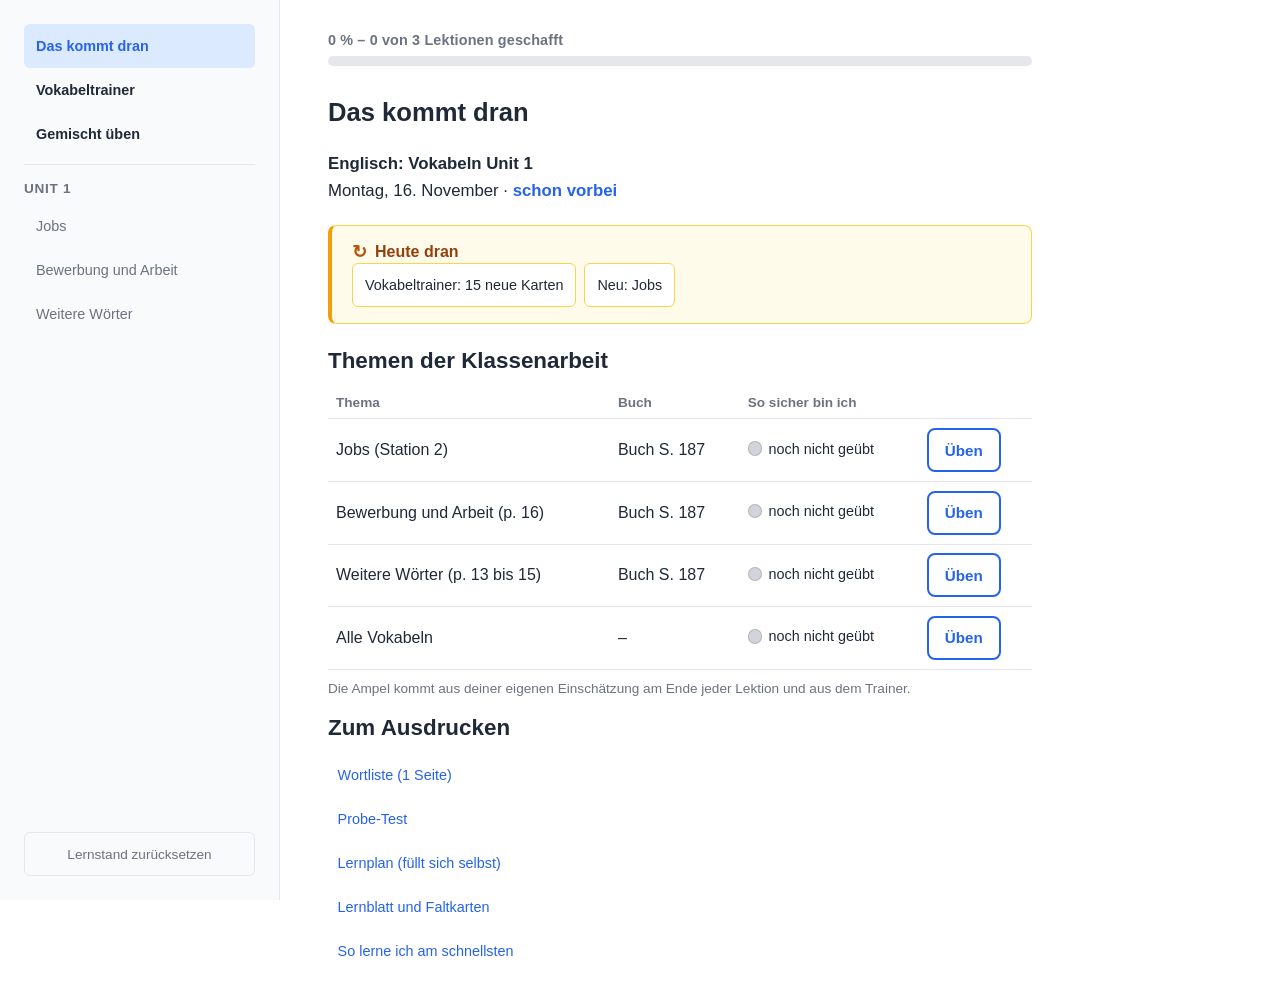
<file: index.html>
<!DOCTYPE html>
<html lang="de">
<head>
  <meta charset="UTF-8">
  <meta name="viewport" content="width=device-width, initial-scale=1.0">
  <title>Englisch: Vokabeln Unit 1</title>
  <link rel="stylesheet" href="css/style.css?v=3">
</head>
<body>
  <button class="menu-toggle" id="menu-toggle" aria-label="Menü">&#9776;</button>
  <aside id="sidebar">
    <div id="nav"></div>
    <button id="reset-progress">Lernstand zurücksetzen</button>
  </aside>
  <main id="content">
    <div id="progress-section">
      <div id="progress-label"></div>
      <div id="progress-bar-container"><div id="progress-bar"></div></div>
    </div>
    <div id="lesson-container"></div>
  </main>
  <script src="js/ka-daten.js?v=3"></script>
  <script src="js/progress.js?v=3"></script>
  <script src="js/exercises.js?v=3"></script>
  <script src="js/trainer.js?v=3"></script>
  <script src="js/renderer.js?v=3"></script>
  <script src="js/cards.js?v=3"></script>
  <script src="js/lessons-unit1.js?v=3"></script>
  <script src="js/app.js?v=3"></script>
</body>
</html>
</file>
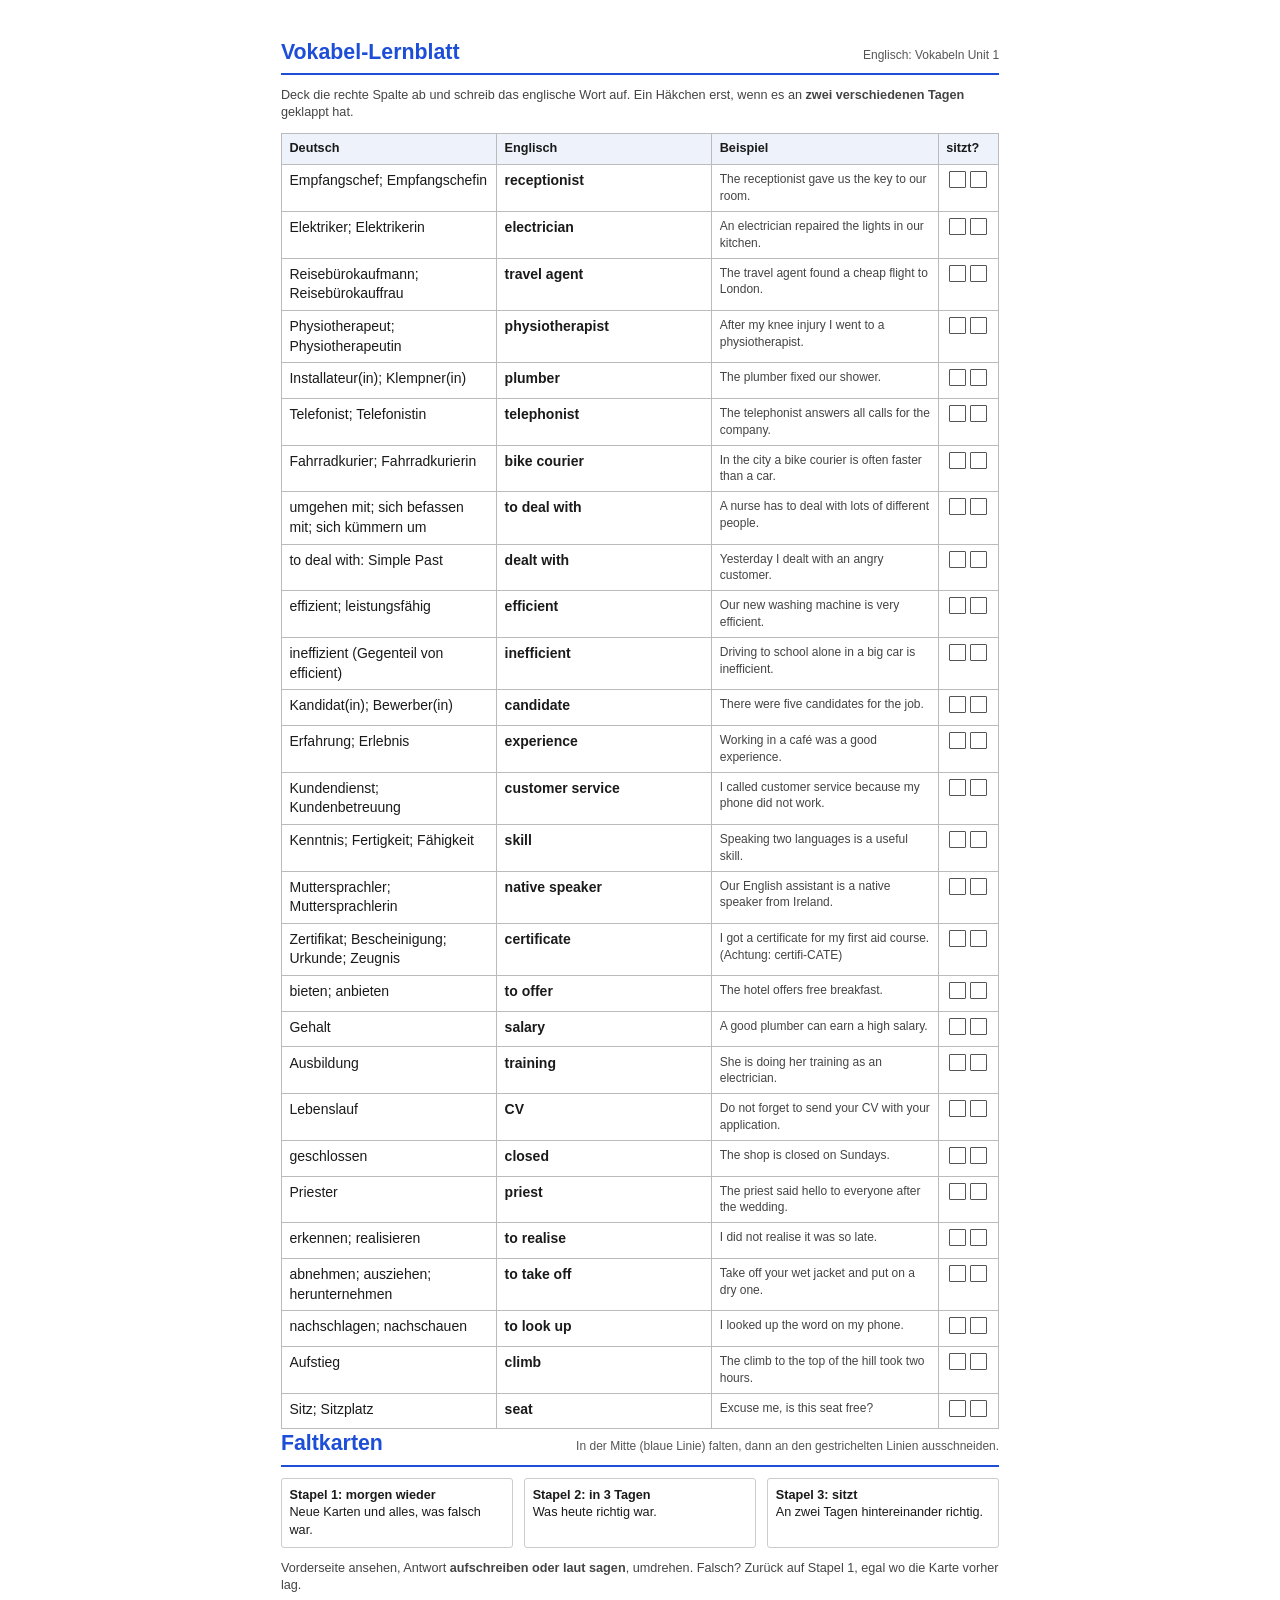
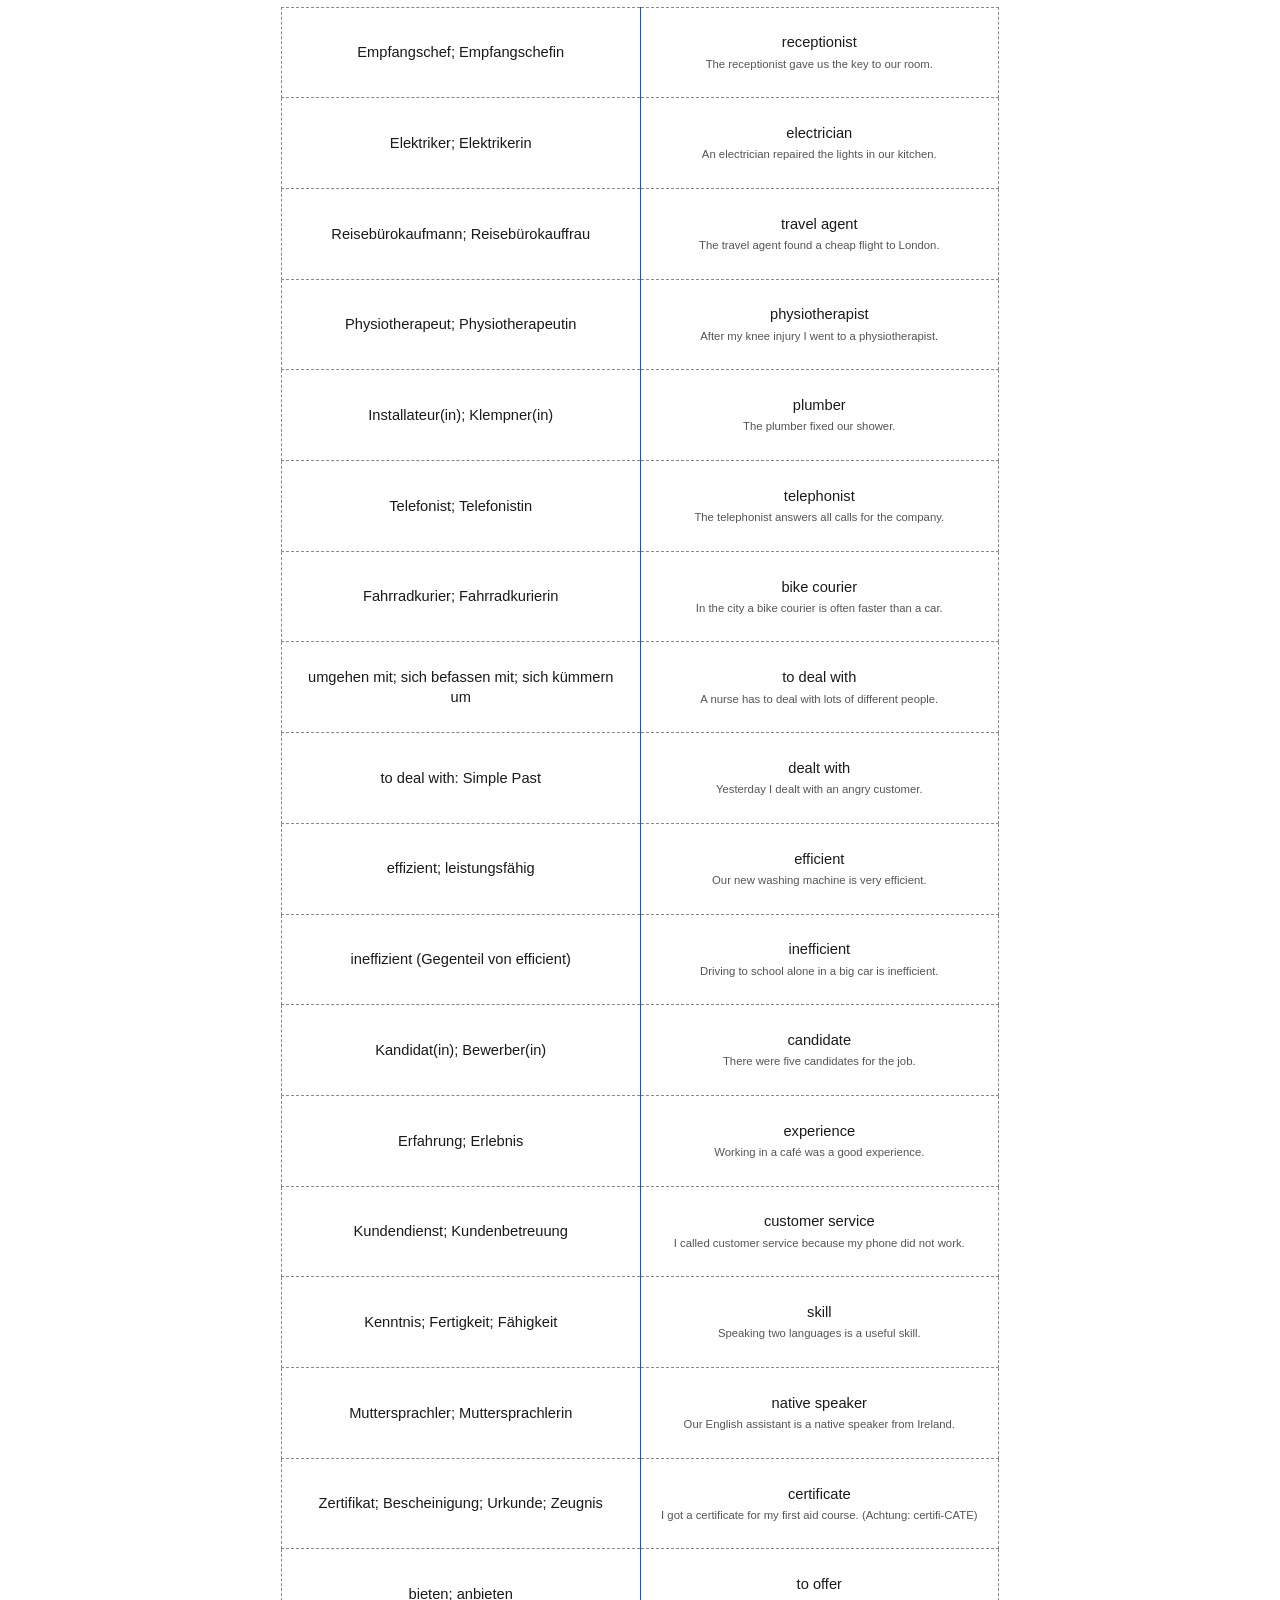
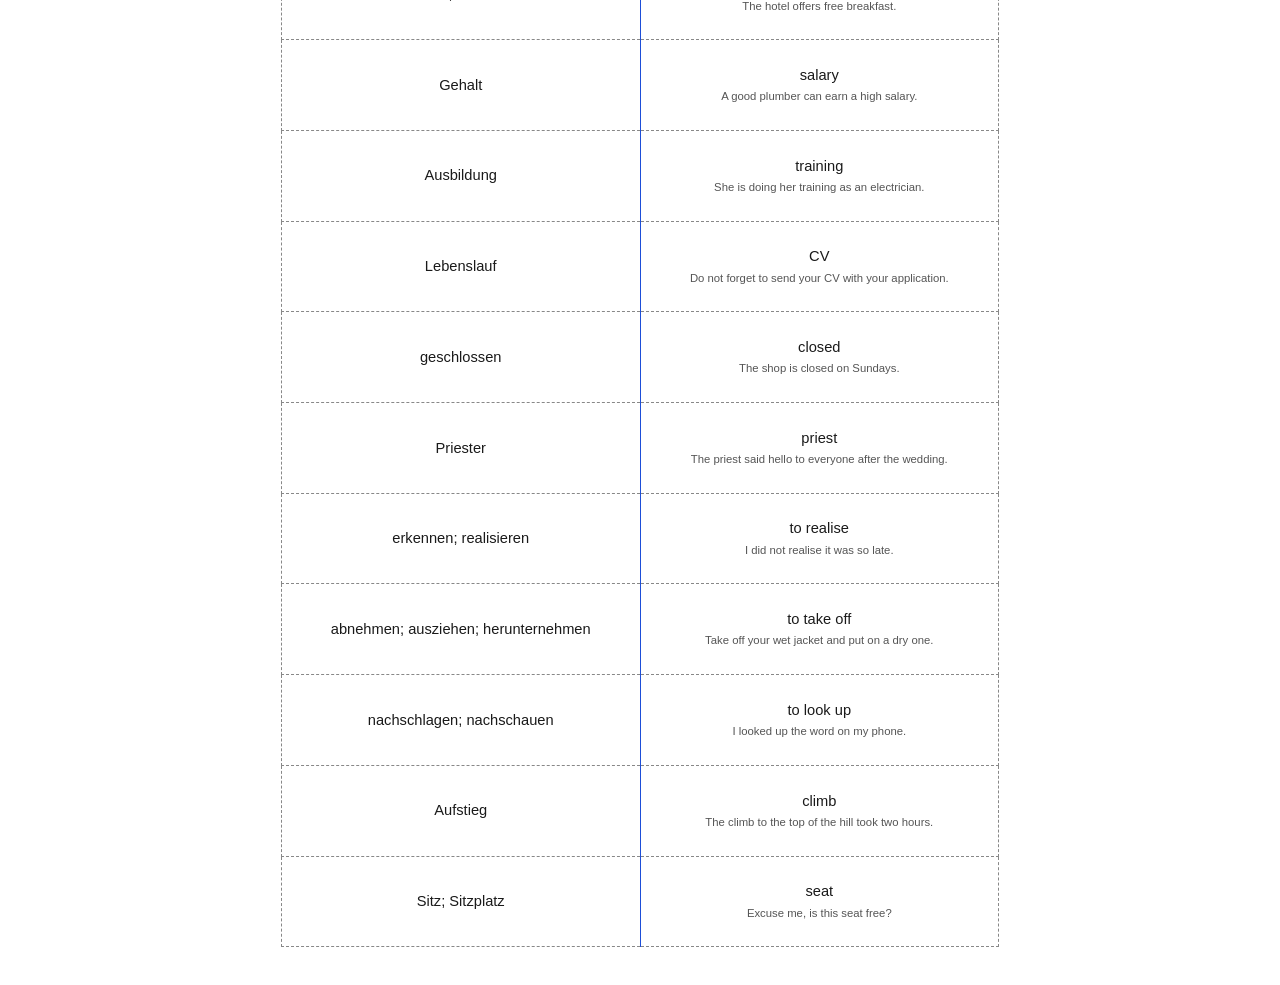
<file: pdf/karten.html>
<!DOCTYPE html>
<html lang="de">
<head>
<meta charset="UTF-8">
<meta name="viewport" content="width=device-width, initial-scale=1.0">
<title>Lernblatt und Faltkarten</title>
<link rel="stylesheet" href="druck.css">
<style>
  .lern td.v { font-weight: 600; width: 30%; }
  .lern td.d { width: 30%; }
  .lern td.b { font-size: 9pt; color: #444; }
  .lern td.c { width: 16mm; text-align: center; white-space: nowrap; }
  /* Faltkarten: links Vorderseite, rechts Rückseite. In der Mitte falten, dann ausschneiden. */
  .falt { width: 100%; border-collapse: collapse; }
  .falt td { width: 50%; height: 24mm; border: 0.8px dashed #888; text-align: center; vertical-align: middle; font-size: 11pt; padding: 2mm 4mm; }
  .falt td.hinten { border-left: 1.5px solid #1d4ed8; }
  .falt td small { display: block; font-size: 8.5pt; color: #555; margin-top: 1mm; }
  .stapel { display: flex; gap: 3mm; margin: 2mm 0 3mm; }
  .stapel div { flex: 1; border: 1px solid #ccc; border-radius: 3px; padding: 2mm; font-size: 9.5pt; }
</style>
</head>
<body>
<!-- Füllt sich selbst aus js/cards.js. Nichts von Hand eintragen. -->
<div class="kopf"><h1 id="titel">Lernblatt</h1><div class="meta" id="meta"></div></div>
<p class="intro" id="intro"></p>
<table class="lern"><thead id="lern-kopf"></thead><tbody id="lern"></tbody></table>

<div class="seitenumbruch"></div>
<div class="kopf"><h1>Faltkarten</h1><div class="meta">In der Mitte (blaue Linie) falten, dann an den gestrichelten Linien ausschneiden.</div></div>
<div class="stapel">
  <div><strong>Stapel 1: morgen wieder</strong><br>Neue Karten und alles, was falsch war.</div>
  <div><strong>Stapel 2: in 3 Tagen</strong><br>Was heute richtig war.</div>
  <div><strong>Stapel 3: sitzt</strong><br>An zwei Tagen hintereinander richtig.</div>
</div>
<p class="intro">Vorderseite ansehen, Antwort <strong>aufschreiben oder laut sagen</strong>, umdrehen. Falsch? Zurück auf Stapel 1, egal wo die Karte vorher lag.</p>
<table class="falt"><tbody id="falt"></tbody></table>

<script src="../js/ka-daten.js"></script>
<script src="../js/cards.js"></script>
<script>
  const sprache = !!CARDS.speak;
  document.getElementById('titel').textContent = sprache ? 'Vokabel-Lernblatt' : 'Begriffe-Lernblatt';
  document.getElementById('meta').textContent = KA.title;
  document.getElementById('intro').innerHTML = sprache
    ? 'Deck die rechte Spalte ab und schreib das englische Wort auf. Ein Häkchen erst, wenn es an <strong>zwei verschiedenen Tagen</strong> geklappt hat.'
    : 'Deck die rechte Spalte ab und erklär den Begriff in eigenen Worten. Ein Häkchen erst, wenn es an <strong>zwei verschiedenen Tagen</strong> geklappt hat.';
  document.getElementById('lern-kopf').innerHTML = '<tr><th>' + (sprache ? 'Deutsch' : 'Frage') + '</th><th>' + (sprache ? 'Englisch' : 'Antwort') + '</th>'
    + (sprache ? '<th>Beispiel</th>' : '') + '<th>sitzt?</th></tr>';
  document.getElementById('lern').innerHTML = CARDS.items.map(it =>
    '<tr><td class="d">' + it.front + '</td><td class="v">' + it.back + '</td>'
    + (sprache ? '<td class="b">' + (it.example || '') + '</td>' : '')
    + '<td class="c"><span class="kaestchen"></span> <span class="kaestchen"></span></td></tr>'
  ).join('');
  document.getElementById('falt').innerHTML = CARDS.items.map(it =>
    '<tr><td>' + it.front + '</td><td class="hinten">' + it.back + (it.example ? '<small>' + it.example + '</small>' : '') + '</td></tr>'
  ).join('');
</script>
</body>
</html>
</file>
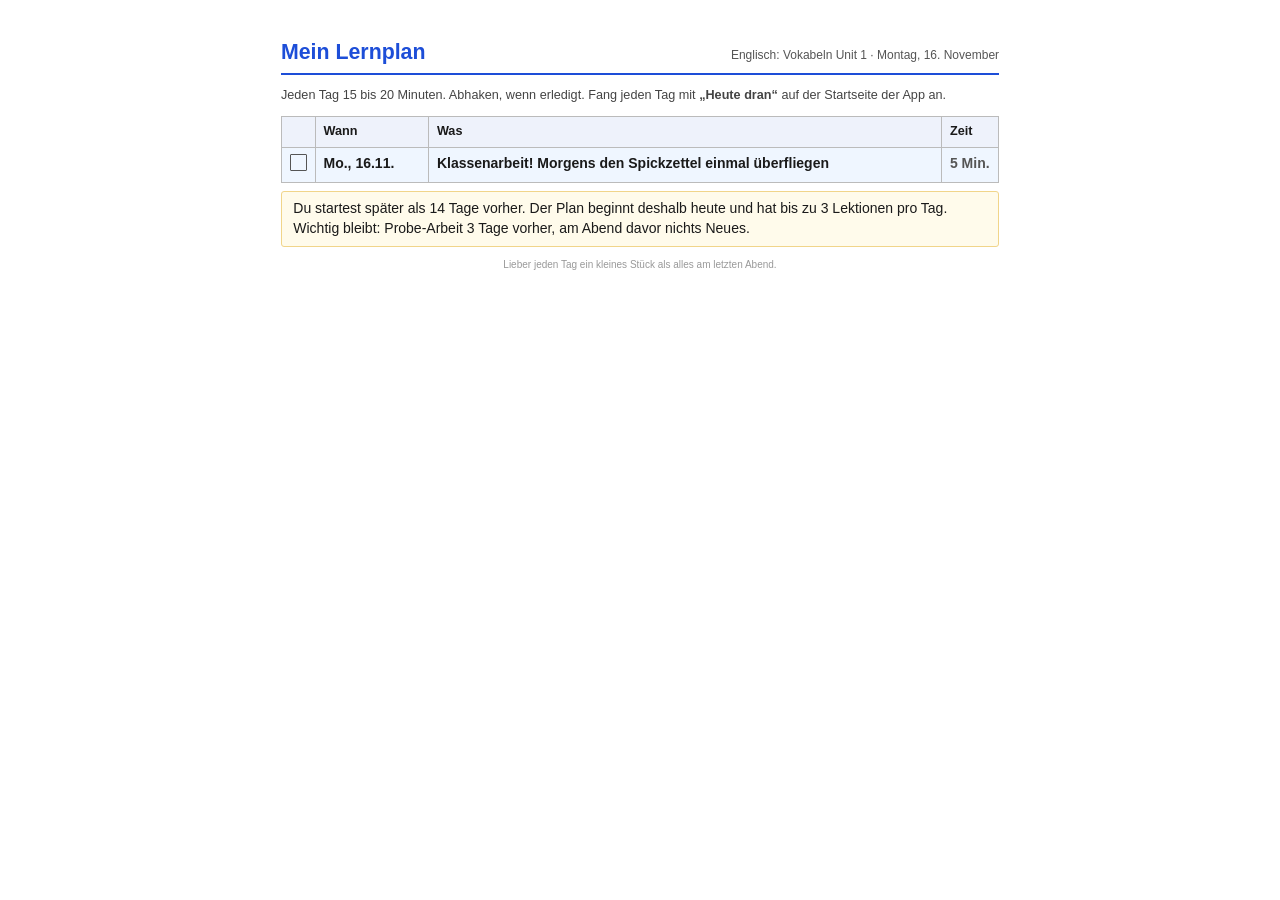
<file: pdf/lernplan.html>
<!DOCTYPE html>
<html lang="de">
<head>
<meta charset="UTF-8">
<meta name="viewport" content="width=device-width, initial-scale=1.0">
<title>Lernplan</title>
<link rel="stylesheet" href="druck.css">
<style>
  td.tag { white-space: nowrap; width: 30mm; font-weight: 600; }
  td.min { white-space: nowrap; width: 15mm; color: #555; }
  td.k { width: 9mm; text-align: center; }
  tr.ka td { background: #eff6ff; font-weight: 700; }
</style>
</head>
<body>
<!-- Füllt sich selbst aus js/ka-daten.js (KA-Datum, Themen, Lektionen). Nichts von Hand eintragen. -->
<div class="kopf"><h1>Mein Lernplan</h1><div class="meta" id="meta"></div></div>
<p class="intro">Jeden Tag 15 bis 20 Minuten. Abhaken, wenn erledigt. Fang jeden Tag mit <strong>„Heute dran“</strong> auf der Startseite der App an.</p>
<table>
  <thead><tr><th></th><th>Wann</th><th>Was</th><th>Zeit</th></tr></thead>
  <tbody id="plan"></tbody>
</table>
<div class="box box-tip" id="hinweis" style="display:none"></div>
<p class="fuss">Lieber jeden Tag ein kleines Stück als alles am letzten Abend.</p>

<script src="../js/ka-daten.js"></script>
<script>
  // Datum-Hilfen (YYYY-MM-DD, ohne Uhrzeit)
  function fmt(d) { return d.getFullYear() + '-' + String(d.getMonth() + 1).padStart(2, '0') + '-' + String(d.getDate()).padStart(2, '0'); }
  function add(s, n) { const d = new Date(s + 'T00:00:00'); d.setDate(d.getDate() + n); return fmt(d); }
  function lang(s) { return new Date(s + 'T00:00:00').toLocaleDateString('de-DE', { weekday: 'short', day: 'numeric', month: 'numeric' }); }

  const today = fmt(new Date());
  const ka = KA.date;
  if (!ka) {
    document.getElementById('plan').innerHTML = '<tr><td colspan="4">Das KA-Datum fehlt noch (js/ka-daten.js). Ohne Datum gibt es keinen Plan.</td></tr>';
    throw new Error('KA.date fehlt');
  }
  const rows = [];   // { date, text, min }
  const row = (date, text, min) => { if (date >= today || date === ka) rows.push({ date, text, min }); };

  // Lektionen auf die Lerntage verteilen: Tag -13 bis -8, wer spät startet, bekommt mehr pro Tag
  let first = add(ka, -13) < today ? today : add(ka, -13);
  let last = add(ka, -8);
  if (last < first) last = add(ka, -4);           // sehr spät gestartet: Lektionen bis Tag -4
  if (last < first) last = first;                 // weniger als 4 Tage: alle Lektionen heute, vor der Probe-Arbeit
  const lessonDays = [];
  if (first < ka) for (let d = first; d <= last; d = add(d, 1)) lessonDays.push(d);   // am KA-Tag nichts Neues
  const perDay = Math.max(1, Math.ceil(LESSONS.length / Math.max(1, lessonDays.length)));
  const lessonText = {};
  LESSONS.forEach((l, i) => {
    const d = lessonDays[Math.min(Math.floor(i / perDay), lessonDays.length - 1)];
    if (d) (lessonText[d] = lessonText[d] || []).push(l.title);
  });

  row(add(ka, -14), 'Startseite &bdquo;Das kommt dran&ldquo;: Themenliste lesen, Ampel ehrlich setzen. Diesen Plan aufhängen.', '10');
  for (let d = add(ka, -13); d <= add(ka, -4); d = add(d, 1)) {
    if (lessonText[d]) row(d, '&bdquo;Heute dran&ldquo;, dann neu: ' + lessonText[d].join(' + '), '20');
    else if (d === add(ka, -7)) row(d, 'Trainer: alle Karten einmal ganz durch. Was nicht sitzt, kommt morgen wieder', '20');
    else if (d >= add(ka, -6)) row(d, '&bdquo;Heute dran&ldquo;, dann Gemischt üben. Rote Themen noch einmal in der App', '20');
    else row(d, '&bdquo;Heute dran&ldquo; und Trainer', '15');
  }
  // Lektionstage nach Tag -4 (KA in wenigen Tagen) zusätzlich aufnehmen
  Object.keys(lessonText).filter(d => d > add(ka, -4)).forEach(d => row(d, 'Zuerst neu: ' + lessonText[d].join(' + '), '30'));
  row(add(ka, -3), 'Probe-Arbeit auf Papier: mit Uhr, ohne Hilfe. Danach selbst korrigieren', '45');
  row(add(ka, -2), 'Fehler aus der Probe-Arbeit klären. Zu jedem Fehler eine neue Aufgabe in der App', '20');
  row(add(ka, -1), 'Spickzettel lesen, zudecken, aufsagen. &bdquo;Heute dran&ldquo;. Nichts Neues. Früh schlafen', '15');
  row(ka, 'Klassenarbeit! Morgens den Spickzettel einmal überfliegen', '5');

  document.getElementById('meta').textContent = KA.title + ' · ' + new Date(ka + 'T00:00:00').toLocaleDateString('de-DE', { weekday: 'long', day: 'numeric', month: 'long' });
  rows.sort((a, b) => (a.date < b.date ? -1 : a.date > b.date ? 1 : 0));
  document.getElementById('plan').innerHTML = rows.map(r =>
    '<tr' + (r.date === ka ? ' class="ka"' : '') + '><td class="k"><span class="kaestchen"></span></td><td class="tag">' + lang(r.date) + '</td><td>' + r.text + '</td><td class="min">' + r.min + ' Min.</td></tr>'
  ).join('');
  if (add(ka, -14) < today) {
    const h = document.getElementById('hinweis');
    h.style.display = '';
    h.innerHTML = 'Du startest später als 14 Tage vorher. Der Plan beginnt deshalb heute' + (perDay > 1 ? ' und hat bis zu ' + perDay + ' Lektionen pro Tag' : '') + '. Wichtig bleibt: Probe-Arbeit 3 Tage vorher, am Abend davor nichts Neues.';
  }
</script>
</body>
</html>
</file>
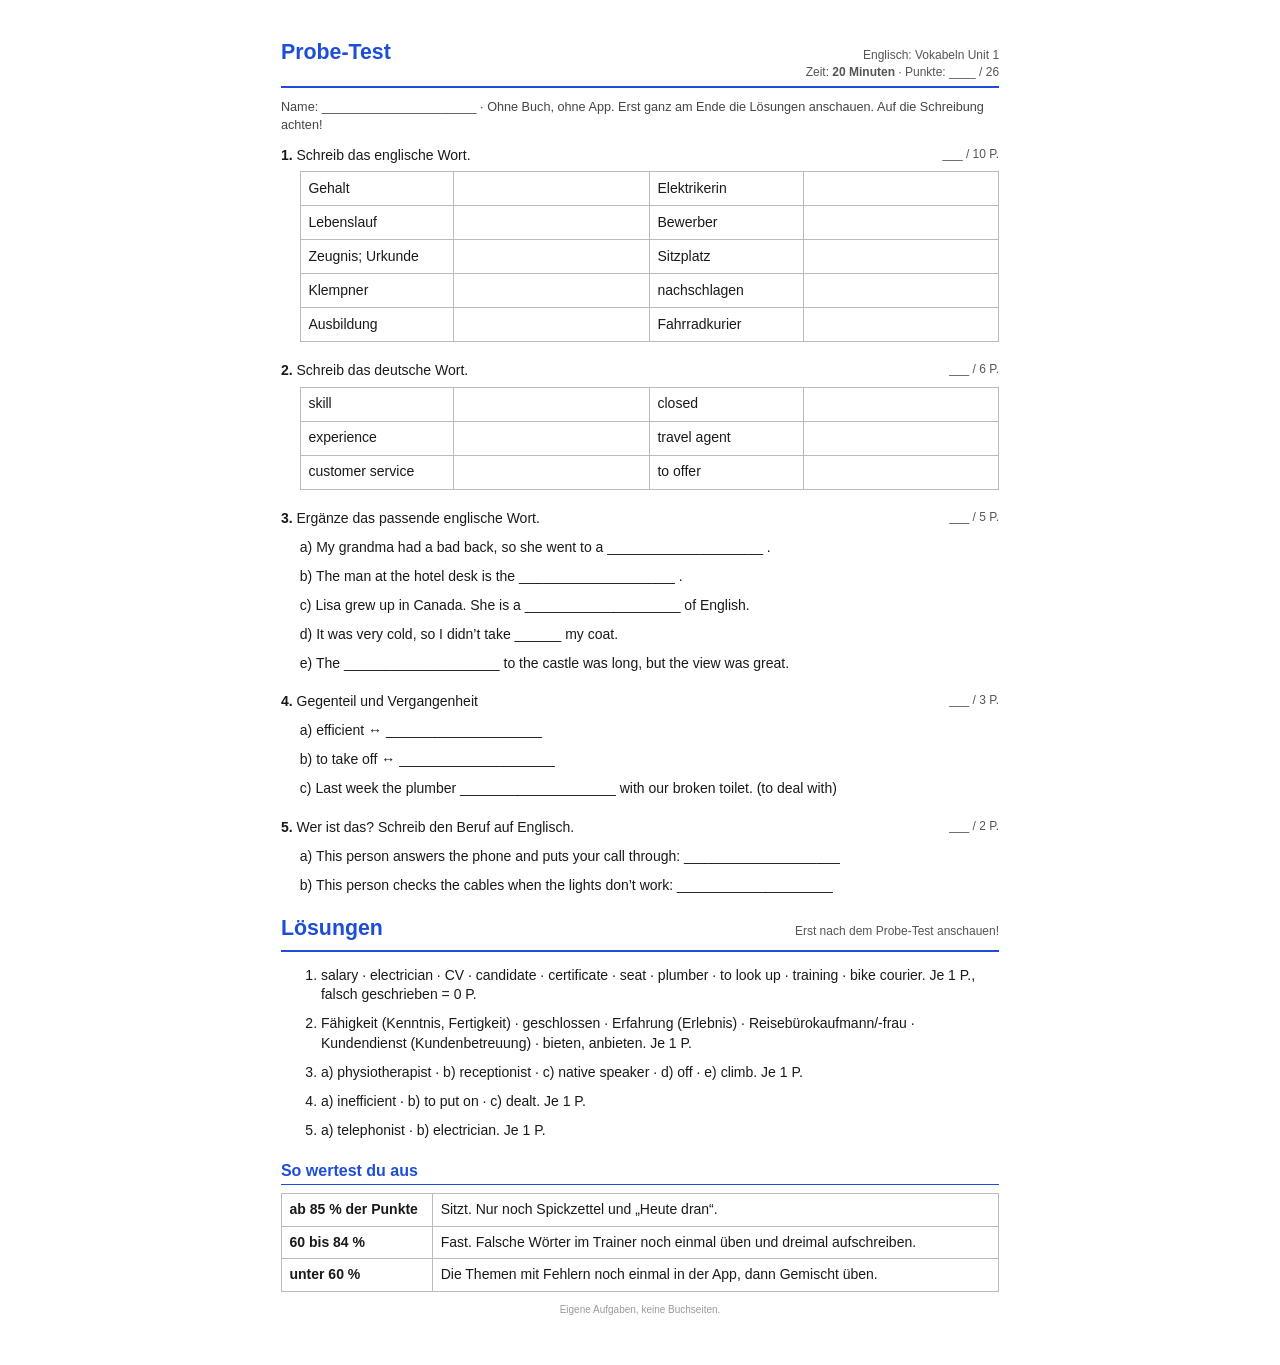
<file: pdf/probe-arbeit.html>
<!DOCTYPE html>
<html lang="de">
<head>
<meta charset="UTF-8">
<meta name="viewport" content="width=device-width, initial-scale=1.0">
<title>Probe-Test Englisch Unit 1</title>
<link rel="stylesheet" href="druck.css">
<style>
  ol.aufgaben { padding-left: 0; list-style: none; counter-reset: a; margin: 0; }
  ol.aufgaben > li { counter-increment: a; margin-bottom: 5mm; break-inside: avoid; }
  ol.aufgaben > li > .frage > span:first-child::before { content: counter(a) ". "; font-weight: 700; }
  .frage { display: flex; justify-content: space-between; gap: 4mm; }
  .p { white-space: nowrap; font-size: 9pt; color: #555; }
  .ankreuz { list-style: none; padding-left: 5mm; margin: 1.5mm 0 0; }
  .ankreuz li { margin-bottom: 1mm; }
  .loesung li { margin-bottom: 2.5mm; }
  .raster td:first-child { width: 40mm; font-weight: 600; }
  .teil { margin: 2.5mm 0 0 5mm; }
  table.uebersetz { margin: 1.5mm 0 0 5mm; width: calc(100% - 5mm); }
  table.uebersetz td { height: 9mm; vertical-align: middle; }
  table.uebersetz td:nth-child(odd) { width: 22%; }
</style>
</head>
<body>
<!--
  Probe-Test Vokabeln Unit 1. Punkte in data-p, Summe automatisch.
  Kein Satz ist identisch mit einer Übung oder einem Beispielsatz aus der App.
-->
<div class="kopf"><h1>Probe-Test</h1><div class="meta"><span class="ka-titel"></span><br>Zeit: <strong>20 Minuten</strong> · Punkte: ____ / <span class="summe"></span></div></div>
<p class="intro">Name: ______________________ · Ohne Buch, ohne App. Erst ganz am Ende die Lösungen anschauen. Auf die Schreibung achten!</p>

<ol class="aufgaben">
  <li data-p="10">
    <div class="frage"><span>Schreib das englische Wort.</span><span class="p"></span></div>
    <table class="uebersetz">
      <tr><td>Gehalt</td><td></td><td>Elektrikerin</td><td></td></tr>
      <tr><td>Lebenslauf</td><td></td><td>Bewerber</td><td></td></tr>
      <tr><td>Zeugnis; Urkunde</td><td></td><td>Sitzplatz</td><td></td></tr>
      <tr><td>Klempner</td><td></td><td>nachschlagen</td><td></td></tr>
      <tr><td>Ausbildung</td><td></td><td>Fahrradkurier</td><td></td></tr>
    </table>
  </li>
  <li data-p="6">
    <div class="frage"><span>Schreib das deutsche Wort.</span><span class="p"></span></div>
    <table class="uebersetz">
      <tr><td>skill</td><td></td><td>closed</td><td></td></tr>
      <tr><td>experience</td><td></td><td>travel agent</td><td></td></tr>
      <tr><td>customer service</td><td></td><td>to offer</td><td></td></tr>
    </table>
  </li>
  <li data-p="5">
    <div class="frage"><span>Ergänze das passende englische Wort.</span><span class="p"></span></div>
    <div class="teil">a) My grandma had a bad back, so she went to a ____________________ .</div>
    <div class="teil">b) The man at the hotel desk is the ____________________ .</div>
    <div class="teil">c) Lisa grew up in Canada. She is a ____________________ of English.</div>
    <div class="teil">d) It was very cold, so I didn&rsquo;t take ______ my coat.</div>
    <div class="teil">e) The ____________________ to the castle was long, but the view was great.</div>
  </li>
  <li data-p="3">
    <div class="frage"><span>Gegenteil und Vergangenheit</span><span class="p"></span></div>
    <div class="teil">a) efficient ↔ ____________________</div>
    <div class="teil">b) to take off ↔ ____________________</div>
    <div class="teil">c) Last week the plumber ____________________ with our broken toilet. (to deal with)</div>
  </li>
  <li data-p="2">
    <div class="frage"><span>Wer ist das? Schreib den Beruf auf Englisch.</span><span class="p"></span></div>
    <div class="teil">a) This person answers the phone and puts your call through: ____________________</div>
    <div class="teil">b) This person checks the cables when the lights don&rsquo;t work: ____________________</div>
  </li>
</ol>

<div class="seitenumbruch"></div>
<div class="kopf"><h1>Lösungen</h1><div class="meta">Erst nach dem Probe-Test anschauen!</div></div>
<ol class="loesung">
  <li>salary · electrician · CV · candidate · certificate · seat · plumber · to look up · training · bike courier. Je 1 P., falsch geschrieben = 0 P.</li>
  <li>Fähigkeit (Kenntnis, Fertigkeit) · geschlossen · Erfahrung (Erlebnis) · Reisebürokaufmann/-frau · Kundendienst (Kundenbetreuung) · bieten, anbieten. Je 1 P.</li>
  <li>a) physiotherapist · b) receptionist · c) native speaker · d) off · e) climb. Je 1 P.</li>
  <li>a) inefficient · b) to put on · c) dealt. Je 1 P.</li>
  <li>a) telephonist · b) electrician. Je 1 P.</li>
</ol>

<h2>So wertest du aus</h2>
<table class="raster">
  <tr><td>ab 85 % der Punkte</td><td>Sitzt. Nur noch Spickzettel und „Heute dran“.</td></tr>
  <tr><td>60 bis 84 %</td><td>Fast. Falsche Wörter im Trainer noch einmal üben und dreimal aufschreiben.</td></tr>
  <tr><td>unter 60 %</td><td>Die Themen mit Fehlern noch einmal in der App, dann Gemischt üben.</td></tr>
</table>
<p class="fuss">Eigene Aufgaben, keine Buchseiten.</p>

<script src="../js/ka-daten.js"></script>
<script>
  // Punkte anzeigen und zusammenzählen
  let sum = 0;
  document.querySelectorAll('ol.aufgaben > li').forEach(li => {
    const p = Number(li.dataset.p);
    sum += p;
    li.querySelector('.p').textContent = '___ / ' + p + ' P.';
  });
  document.querySelector('.summe').textContent = sum;
  document.querySelector('.ka-titel').textContent = KA.title;
</script>
</body>
</html>
</file>
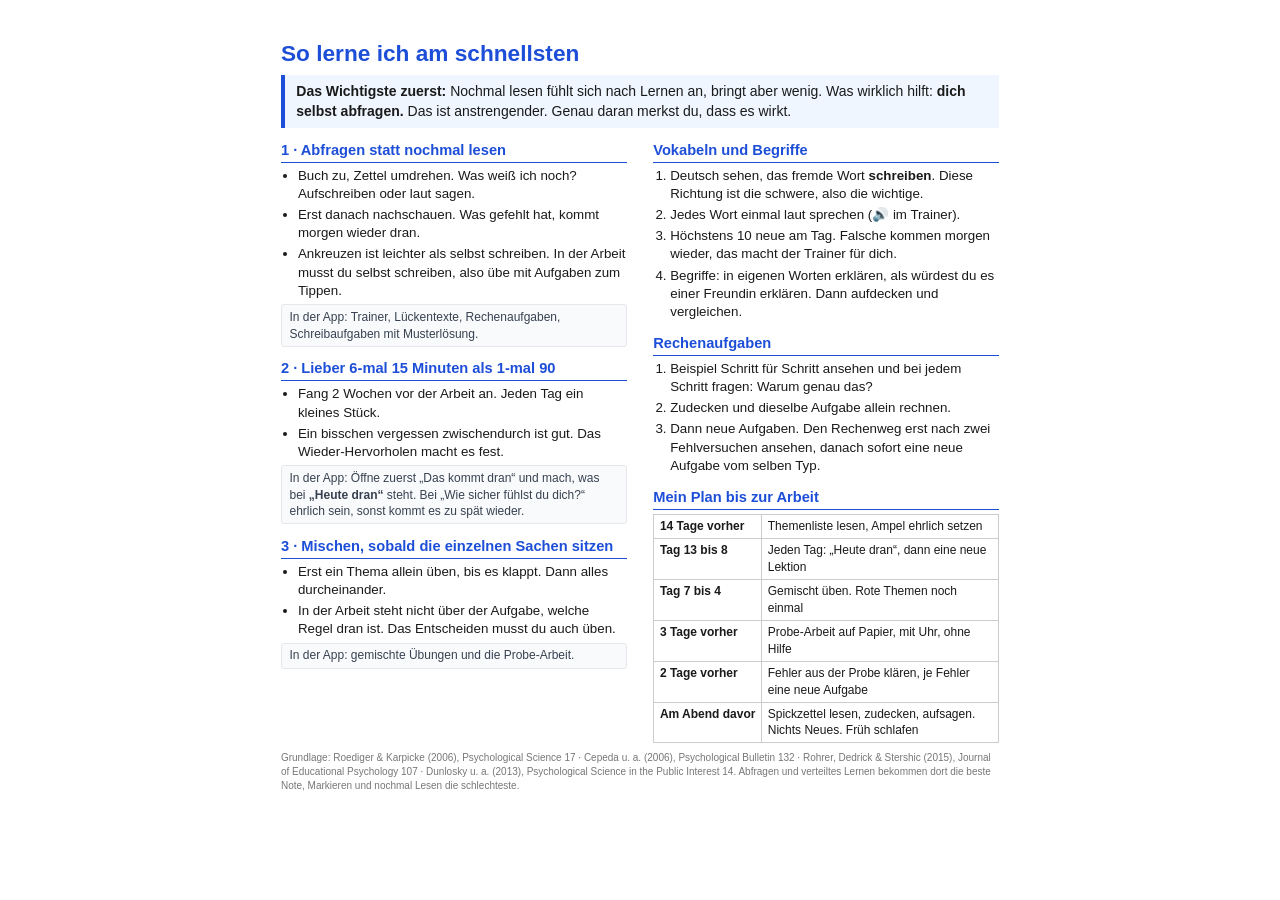
<file: pdf/so-lerne-ich.html>
<!DOCTYPE html>
<html lang="de">
<head>
<meta charset="UTF-8">
<meta name="viewport" content="width=device-width, initial-scale=1.0">
<title>So lerne ich am schnellsten</title>
<style>
  /* Für jedes KA-Paket gleich, 1 Seite A4. Prüfen: tools/druck_check.sh */
  @page { size: A4; margin: 10mm 12mm; }
  * { box-sizing: border-box; }
  body { font-family: "Helvetica Neue", Arial, sans-serif; color: #1a1a1a; font-size: 10pt; line-height: 1.38; margin: 0; }
  h1 { font-size: 17pt; color: #1d4ed8; margin: 0 0 1.5mm; }
  .kern { font-size: 10.5pt; background: #eff6ff; border-left: 4px solid #1d4ed8; padding: 2mm 3mm; margin: 0 0 3mm; }
  .cols { column-count: 2; column-gap: 7mm; }
  .block { break-inside: avoid; margin-bottom: 3mm; }
  h2 { font-size: 11pt; color: #1d4ed8; margin: 0 0 1mm; border-bottom: 1.2px solid #1d4ed8; padding-bottom: 0.5mm; }
  ul, ol { margin: 0; padding-left: 4.5mm; }
  li { margin-bottom: 0.7mm; }
  .app { font-size: 9pt; color: #374151; background: #f9fafb; border: 0.6px solid #e5e7eb; border-radius: 3px; padding: 1mm 2mm; margin-top: 1mm; }
  table.plan { width: 100%; border-collapse: collapse; font-size: 9pt; margin-top: 1mm; }
  table.plan td { border: 0.5px solid #ccc; padding: 0.9mm 1.5mm; vertical-align: top; }
  table.plan td:first-child { white-space: nowrap; font-weight: 600; width: 22mm; }
  .quellen { font-size: 7.5pt; color: #777; margin-top: 2mm; }
  @media screen { body { max-width: 210mm; margin: 0 auto; padding: 10mm; } }
</style>
</head>
<body>
<h1>So lerne ich am schnellsten</h1>
<p class="kern"><strong>Das Wichtigste zuerst:</strong> Nochmal lesen fühlt sich nach Lernen an, bringt aber wenig.
Was wirklich hilft: <strong>dich selbst abfragen.</strong> Das ist anstrengender. Genau daran merkst du, dass es wirkt.</p>

<div class="cols">
  <div class="block">
    <h2>1 · Abfragen statt nochmal lesen</h2>
    <ul>
      <li>Buch zu, Zettel umdrehen. Was weiß ich noch? Aufschreiben oder laut sagen.</li>
      <li>Erst danach nachschauen. Was gefehlt hat, kommt morgen wieder dran.</li>
      <li>Ankreuzen ist leichter als selbst schreiben. In der Arbeit musst du selbst schreiben, also übe mit Aufgaben zum Tippen.</li>
    </ul>
    <div class="app">In der App: Trainer, Lückentexte, Rechenaufgaben, Schreibaufgaben mit Musterlösung.</div>
  </div>

  <div class="block">
    <h2>2 · Lieber 6-mal 15 Minuten als 1-mal 90</h2>
    <ul>
      <li>Fang 2 Wochen vor der Arbeit an. Jeden Tag ein kleines Stück.</li>
      <li>Ein bisschen vergessen zwischendurch ist gut. Das Wieder-Hervorholen macht es fest.</li>
    </ul>
    <div class="app">In der App: Öffne zuerst „Das kommt dran“ und mach, was bei <strong>„Heute dran“</strong> steht. Bei „Wie sicher fühlst du dich?“ ehrlich sein, sonst kommt es zu spät wieder.</div>
  </div>

  <div class="block">
    <h2>3 · Mischen, sobald die einzelnen Sachen sitzen</h2>
    <ul>
      <li>Erst ein Thema allein üben, bis es klappt. Dann alles durcheinander.</li>
      <li>In der Arbeit steht nicht über der Aufgabe, welche Regel dran ist. Das Entscheiden musst du auch üben.</li>
    </ul>
    <div class="app">In der App: gemischte Übungen und die Probe-Arbeit.</div>
  </div>

  <div class="block">
    <h2>Vokabeln und Begriffe</h2>
    <ol>
      <li>Deutsch sehen, das fremde Wort <strong>schreiben</strong>. Diese Richtung ist die schwere, also die wichtige.</li>
      <li>Jedes Wort einmal laut sprechen (🔊 im Trainer).</li>
      <li>Höchstens 10 neue am Tag. Falsche kommen morgen wieder, das macht der Trainer für dich.</li>
      <li>Begriffe: in eigenen Worten erklären, als würdest du es einer Freundin erklären. Dann aufdecken und vergleichen.</li>
    </ol>
  </div>

  <div class="block">
    <h2>Rechenaufgaben</h2>
    <ol>
      <li>Beispiel Schritt für Schritt ansehen und bei jedem Schritt fragen: Warum genau das?</li>
      <li>Zudecken und dieselbe Aufgabe allein rechnen.</li>
      <li>Dann neue Aufgaben. Den Rechenweg erst nach zwei Fehlversuchen ansehen, danach sofort eine neue Aufgabe vom selben Typ.</li>
    </ol>
  </div>

  <div class="block">
    <h2>Mein Plan bis zur Arbeit</h2>
    <table class="plan">
      <tr><td>14 Tage vorher</td><td>Themenliste lesen, Ampel ehrlich setzen</td></tr>
      <tr><td>Tag 13 bis 8</td><td>Jeden Tag: „Heute dran“, dann eine neue Lektion</td></tr>
      <tr><td>Tag 7 bis 4</td><td>Gemischt üben. Rote Themen noch einmal</td></tr>
      <tr><td>3 Tage vorher</td><td>Probe-Arbeit auf Papier, mit Uhr, ohne Hilfe</td></tr>
      <tr><td>2 Tage vorher</td><td>Fehler aus der Probe klären, je Fehler eine neue Aufgabe</td></tr>
      <tr><td>Am Abend davor</td><td>Spickzettel lesen, zudecken, aufsagen. Nichts Neues. Früh schlafen</td></tr>
    </table>
  </div>
</div>

<p class="quellen">Grundlage: Roediger &amp; Karpicke (2006), Psychological Science 17 · Cepeda u. a. (2006), Psychological Bulletin 132 ·
Rohrer, Dedrick &amp; Stershic (2015), Journal of Educational Psychology 107 · Dunlosky u. a. (2013), Psychological Science in the Public Interest 14.
Abfragen und verteiltes Lernen bekommen dort die beste Note, Markieren und nochmal Lesen die schlechteste.</p>
</body>
</html>
</file>
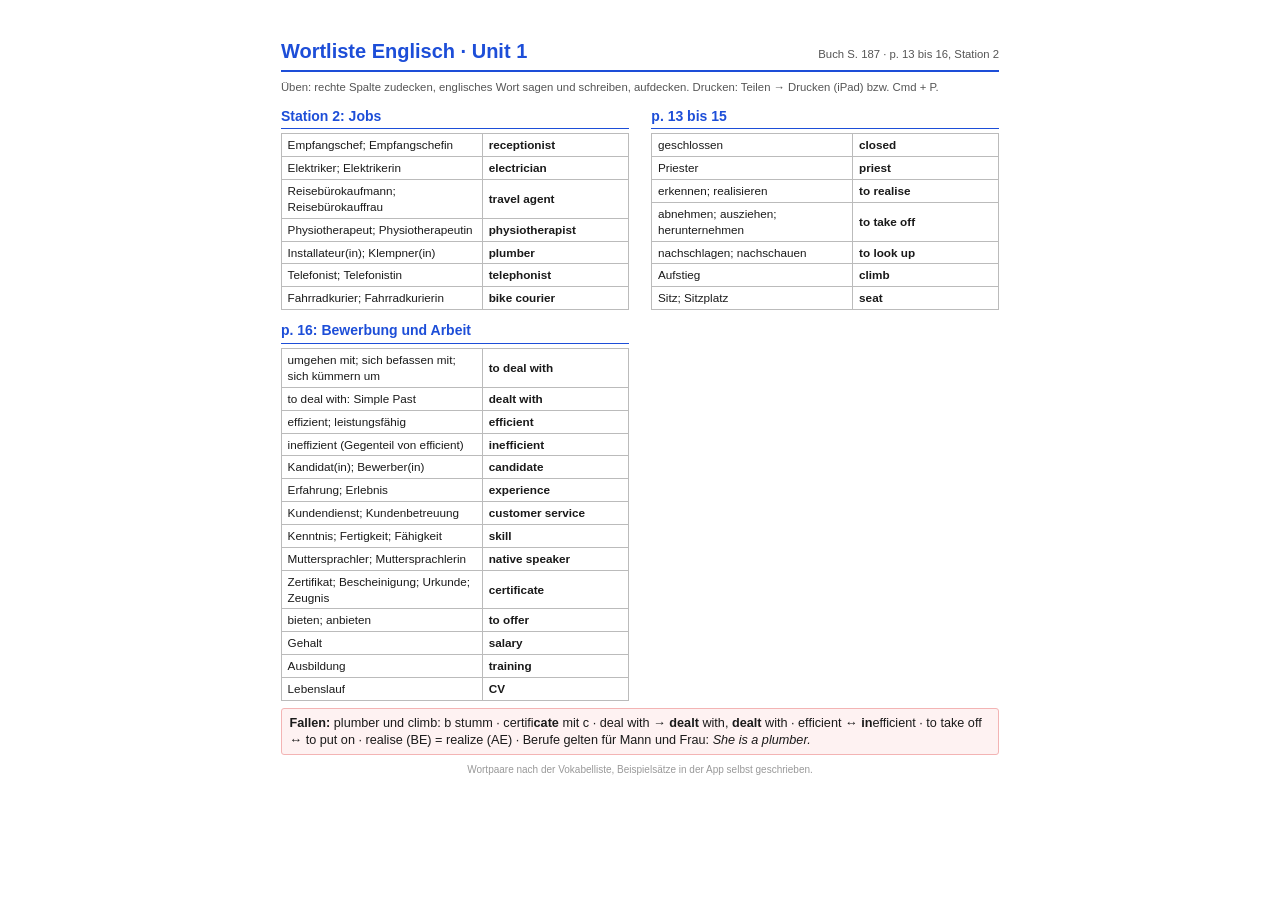
<file: pdf/spickzettel.html>
<!DOCTYPE html>
<html lang="de">
<head>
<meta charset="UTF-8">
<meta name="viewport" content="width=device-width, initial-scale=1.0">
<title>Wortliste Englisch Unit 1</title>
<style>
  /* Genau 1 Seite A4, zweispaltig. Prüfen: tools/druck_check.sh
     Je Thema: Regel, ein Beispiel, eine Falle. Mehr passt nicht, und mehr soll auch nicht drauf. */
  @page { size: A4; margin: 9mm 10mm; }
  * { box-sizing: border-box; }
  body { font-family: "Helvetica Neue", Arial, sans-serif; color: #1a1a1a; font-size: 9.5pt; line-height: 1.35; margin: 0; }
  .kopf { display: flex; justify-content: space-between; align-items: baseline; border-bottom: 2.5px solid #1d4ed8; padding-bottom: 1.5mm; margin-bottom: 2mm; }
  .kopf h1 { font-size: 15pt; color: #1d4ed8; margin: 0; }
  .kopf .meta { font-size: 8.5pt; color: #555; text-align: right; }
  .intro { font-size: 8.5pt; color: #555; margin: 0 0 3mm; }
  .cols { column-count: 2; column-gap: 6mm; }
  .thema { break-inside: avoid; margin-bottom: 3mm; }
  h2 { font-size: 10.5pt; color: #1d4ed8; margin: 0 0 1.2mm; border-bottom: 1.2px solid #1d4ed8; padding-bottom: 0.6mm; }
  .box { border: 0.6px solid #ccc; border-radius: 3px; padding: 1.4mm 2mm; margin: 0 0 1.4mm; }
  .regel { background: #f3f6ff; border-color: #c3d3f7; }
  .beispiel { background: #fff; }
  .falle { background: #fef2f2; border-color: #f3b4b4; }
  .box b.lbl { display: inline-block; min-width: 15mm; }
  table { width: 100%; border-collapse: collapse; font-size: 8.8pt; }
  th, td { border: 0.5px solid #bbb; padding: 0.8mm 1.5mm; text-align: left; }
  th { background: #eef2fb; }
  .fuss { margin-top: 2mm; font-size: 7.5pt; color: #999; text-align: center; }
  @media screen { body { max-width: 210mm; margin: 0 auto; padding: 10mm; } }
  .cols table { margin-bottom: 2mm; }
  td.en { font-weight: 700; width: 42%; }
</style>
</head>
<body>
<div class="kopf">
  <h1>Wortliste Englisch · Unit 1</h1>
  <div class="meta">Buch S. 187 · p. 13 bis 16, Station 2</div>
</div>
<p class="intro">Üben: rechte Spalte zudecken, englisches Wort sagen und schreiben, aufdecken. Drucken: Teilen → Drucken (iPad) bzw. Cmd + P.</p>
<div class="cols" id="liste"></div>
<div class="box falle" style="margin-top:2mm"><b>Fallen:</b> plumber und climb: b stumm · certifi<b>cate</b> mit c · deal with → <b>dealt</b> with, <b>dealt</b> with ·
  efficient ↔ <b>in</b>efficient · to take off ↔ to put on · realise (BE) = realize (AE) · Berufe gelten für Mann und Frau: <i>She is a plumber.</i></div>
<p class="fuss">Wortpaare nach der Vokabelliste, Beispielsätze in der App selbst geschrieben.</p>
<script src="../js/cards.js"></script>
<script>
  // Gruppen nach den Kommentaren in cards.js: v08-v14 Jobs, v15-v28 p. 16, v01-v07 p. 13 bis 15
  const gruppen = [
    ['Station 2: Jobs', it => it.id >= 'v08' && it.id <= 'v14'],
    ['p. 16: Bewerbung und Arbeit', it => it.id >= 'v15'],
    ['p. 13 bis 15', it => it.id <= 'v07']
  ];
  document.getElementById('liste').innerHTML = gruppen.map(g =>
    '<div class="thema"><h2>' + g[0] + '</h2><table>' +
    CARDS.items.filter(g[1]).map(it => '<tr><td>' + it.front + '</td><td class="en">' + it.back + '</td></tr>').join('') +
    '</table></div>').join('');
</script>
</body>
</html>
</file>
<file: css/style.css>
/* === CSS-Variablen === */
:root {
  --accent: #2563EB;
  --accent-light: #DBEAFE;
  --success: #16A34A;
  --error: #DC2626;
  --text: #1F2937;
  --text-light: #6B7280;
  --bg: #FFFFFF;
  --sidebar-bg: #F9FAFB;
  --border: #E5E7EB;
  --sidebar-width: 280px;
  --signal-high: #16A34A;
  --signal-low: #9CA3AF;
  --signal-carry: #F59E0B;
  --signal-active: #2563EB;
  --tap-min: 44px; /* Mindesthöhe für alles, was man antippt (iPad) */
}

/* === Reset === */
*,
*::before,
*::after {
  box-sizing: border-box;
  margin: 0;
  padding: 0;
}

/* === Body: CSS Grid Layout === */
body {
  display: grid;
  grid-template-columns: var(--sidebar-width) 1fr;
  min-height: 100vh;
  font-family: -apple-system, BlinkMacSystemFont, "Segoe UI", Roboto,
    "Helvetica Neue", Arial, sans-serif;
  color: var(--text);
  background: var(--bg);
}

/* === Sidebar === */
#sidebar {
  display: flex;
  flex-direction: column;
  background: var(--sidebar-bg);
  border-right: 1px solid var(--border);
  padding: 1.5rem;
  position: sticky;
  top: 0;
  height: 100vh;
  overflow-y: auto;
}

#sidebar h2 {
  font-size: 1.1rem;
  color: var(--accent);
  margin-bottom: 1.25rem;
  letter-spacing: 0.02em;
}

#sidebar h3 {
  font-size: 0.85rem;
  color: var(--text-light);
  text-transform: uppercase;
  letter-spacing: 0.05em;
  margin-bottom: 0.5rem;
  margin-top: 1rem;
}

#sidebar ul {
  list-style: none;
}

#sidebar li {
  padding: 0.5rem 0.75rem;
  border-radius: 6px;
  cursor: pointer;
  font-size: 0.9rem;
  color: var(--text);
  transition: background 0.15s ease;
}

#sidebar li:hover {
  background: var(--accent-light);
}

#sidebar li.active {
  background: var(--accent-light);
  color: var(--accent);
  font-weight: 600;
}

#sidebar li.completed {
  color: var(--success);
}

#sidebar li.in-progress {
  color: var(--text);
}

#sidebar li.not-started {
  color: var(--text-light);
}

/* Reset-Button: wird durch flex + margin-top:auto nach unten gedrückt */
#reset-progress {
  margin-top: auto;
  padding: 0.6rem 1rem;
  background: none;
  border: 1px solid var(--border);
  border-radius: 6px;
  color: var(--text-light);
  font-size: 0.85rem;
  cursor: pointer;
  transition: background 0.15s ease, color 0.15s ease;
}

#reset-progress:hover {
  background: var(--error);
  color: #fff;
  border-color: var(--error);
}

/* === Hauptinhalt === */
#content {
  padding: 2rem 3rem;
  max-width: 800px;
  min-width: 0; /* Grid-Spalte darf schmaler werden als ihr Inhalt (Handy) */
}

/* === Fortschrittsbalken === */
#progress-section {
  margin-bottom: 2rem;
}

#progress-label {
  font-size: 0.9rem;
  font-weight: 600;
  color: var(--text-light);
  margin-bottom: 0.5rem;
  letter-spacing: 0.01em;
}

#progress-bar-container {
  height: 10px;
  background: #E5E7EB;
  border-radius: 5px;
  overflow: hidden;
}

#progress-bar {
  height: 100%;
  background: var(--accent);
  border-radius: 5px;
  width: 0%;
  transition: width 0.4s ease;
}

/* === Spaced Repetition: "Heute faellig"-Sektion === */
#review-due {
  margin-bottom: 2rem;
}

.review-due-card {
  border: 1px solid #FCD34D;
  background: #FFFBEB;
  border-left: 4px solid #F59E0B;
  border-radius: 8px;
  padding: 1rem 1.25rem;
}

.review-due-head {
  font-size: 1rem;
  font-weight: 700;
  color: #92400E;
  display: flex;
  align-items: center;
  gap: 0.5rem;
}

.review-due-icon {
  display: inline-block;
  font-size: 1.1rem;
  color: #B45309;
}

.review-due-hint {
  font-size: 0.85rem;
  color: var(--text-light);
  margin: 0.4rem 0 0.8rem;
}

.review-due-list {
  display: flex;
  flex-wrap: wrap;
  gap: 0.5rem;
}

.review-due-btn {
  background: var(--bg);
  border: 1px solid #FCD34D;
  border-radius: 6px;
  padding: 0.5rem 0.75rem;
  font-size: 0.9rem;
  color: var(--text);
  cursor: pointer;
  text-align: left;
  transition: background 0.15s ease, border-color 0.15s ease;
  /* Touch-freundliche Mindesthoehe */
  min-height: 44px;
}

.review-due-btn:hover {
  background: #FEF3C7;
  border-color: #F59E0B;
}

/* Sidebar-Badge an faelliger Lektion */
.review-badge {
  margin-left: 0.4rem;
  font-size: 0.85rem;
  color: #B45309;
  font-weight: 700;
}

/* === Selbst-Check nach Lektionsabschluss (Assessment-Prompt) === */
.self-check {
  margin-top: 2rem;
  padding: 1.25rem;
  border: 1px solid var(--border);
  border-left: 4px solid var(--accent);
  border-radius: 8px;
  background: var(--accent-light);
}

.self-check-head {
  font-size: 1.05rem;
  font-weight: 700;
  color: var(--text);
}

.self-check-hint {
  font-size: 0.85rem;
  color: var(--text-light);
  margin: 0.4rem 0 1rem;
}

.self-check-btns {
  display: flex;
  flex-wrap: wrap;
  gap: 0.6rem;
}

.self-check-btn {
  flex: 1 1 140px;
  display: flex;
  flex-direction: column;
  align-items: center;
  gap: 0.15rem;
  padding: 0.7rem 0.5rem;
  border: 2px solid var(--border);
  border-radius: 8px;
  background: var(--bg);
  cursor: pointer;
  transition: border-color 0.15s ease, background 0.15s ease, transform 0.05s ease;
  /* Touch-freundlich */
  min-height: 56px;
}

.self-check-btn:hover { transform: translateY(-1px); }
.self-check-btn:active { transform: translateY(0); }

.sc-label { font-weight: 700; font-size: 0.95rem; color: var(--text); }
.sc-sub { font-size: 0.75rem; color: var(--text-light); }

.self-check-low:hover { border-color: #DC2626; background: #FEF2F2; }
.self-check-medium:hover { border-color: #F59E0B; background: #FFFBEB; }
.self-check-high:hover { border-color: var(--success); background: #F0FDF4; }

.self-check-done {
  font-size: 0.95rem;
  font-weight: 600;
  color: var(--success);
}

/* === Übungs-Header (Übung X von Y) === */
.exercise-header {
  font-size: 0.9rem;
  font-weight: 600;
  color: var(--text-light);
  margin-top: 2rem;
  margin-bottom: 0.75rem;
  padding-bottom: 0.5rem;
  border-bottom: 1px solid var(--border);
  letter-spacing: 0.02em;
  transition: color 0.3s ease;
}

.exercise-header:first-of-type {
  margin-top: 0.5rem;
}

.exercise-header.completed {
  color: var(--success);
}

.exercise-header.completed::after {
  content: ' ✓';
  font-weight: 700;
}

/* === Typografie === */
h1 {
  font-size: 1.8rem;
  margin-bottom: 1rem;
  color: var(--text);
}

h2 {
  font-size: 1.4rem;
  margin-bottom: 0.75rem;
  color: var(--text);
}

h3 {
  font-size: 1.1rem;
  margin-bottom: 0.5rem;
  color: var(--text);
}

p {
  line-height: 1.6;
  margin-bottom: 1rem;
  color: var(--text);
}

/* === Phase Tabs === */
.phase-tabs {
  display: flex;
  gap: 0;
  border-bottom: 2px solid var(--border);
  margin-bottom: 1.5rem;
}

.phase-tab {
  padding: 0.75rem 1.5rem;
  border: none;
  background: none;
  cursor: pointer;
  font-size: 0.95rem;
  color: var(--text-light);
  border-bottom: 2px solid transparent;
  margin-bottom: -2px;
  transition: all 0.2s;
}

.phase-tab:hover {
  color: var(--text);
}

.phase-tab.active {
  color: var(--accent);
  border-bottom-color: var(--accent);
  font-weight: 600;
}

/* === Phasen === */
.phase {
  display: none;
  animation: fadeIn 0.3s ease;
}

.phase.active {
  display: block;
}

@keyframes fadeIn {
  from { opacity: 0; transform: translateY(5px); }
  to { opacity: 1; transform: translateY(0); }
}

/* === Beispiel-Schritte === */
.example-step {
  background: var(--sidebar-bg);
  border: 1px solid var(--border);
  border-radius: 8px;
  margin-bottom: 0.75rem;
  overflow: hidden;
}

.example-step summary {
  padding: 0.75rem 1rem;
  cursor: pointer;
  font-weight: 600;
  color: var(--text);
  list-style: none;
}

.example-step summary::before {
  content: '▶ ';
  font-size: 0.7rem;
  margin-right: 0.5rem;
  transition: transform 0.2s;
  display: inline-block;
}

.example-step[open] summary::before {
  transform: rotate(90deg);
}

.step-content {
  padding: 0.75rem 1rem;
  border-top: 1px solid var(--border);
}

/* === Lektion Titel === */
#lesson-container h1 {
  margin-bottom: 1.5rem;
  font-size: 1.6rem;
}

/* === Uebungen allgemein === */
.exercise-question {
  font-weight: 600;
  margin-bottom: 1rem;
  font-size: 1.05rem;
}

.exercise-feedback {
  margin-top: 1rem;
  padding: 0.75rem 1rem;
  border-radius: 8px;
  font-size: 0.9rem;
}

.exercise-feedback.correct {
  background: #DCFCE7;
  color: #166534;
  border: 1px solid #BBF7D0;
}

.exercise-feedback.incorrect {
  background: #FEF2F2;
  color: #991B1B;
  border: 1px solid #FECACA;
}

/* === Multiple Choice === */
.mc-options {
  display: flex;
  flex-direction: column;
  gap: 0.5rem;
}

.mc-option {
  padding: 0.75rem 1rem;
  border: 2px solid var(--border);
  border-radius: 8px;
  background: white;
  cursor: pointer;
  text-align: left;
  font-size: 0.95rem;
  transition: all 0.2s;
}

.mc-option:hover:not(:disabled) {
  border-color: var(--accent);
  background: var(--accent-light);
}

.mc-option.correct {
  border-color: var(--success);
  background: #DCFCE7;
  color: #166534;
}

.mc-option.incorrect {
  border-color: var(--error);
  background: #FEF2F2;
  color: #991B1B;
}

.mc-option:disabled {
  cursor: not-allowed;
  opacity: 0.7;
}

.exercise-check-btn {
  margin-top: 1rem;
  padding: 0.6rem 1.5rem;
  background: var(--accent);
  color: white;
  border: none;
  border-radius: 6px;
  cursor: pointer;
  font-size: 0.95rem;
  transition: background 0.2s;
}

.exercise-check-btn:hover {
  background: #1D4ED8;
}

.exercise-check-btn:disabled {
  background: var(--text-light);
  cursor: not-allowed;
}

/* === Zuordnung === */
.matching-area {
  display: grid;
  grid-template-columns: 1fr 1fr;
  gap: 2rem;
  margin: 1rem 0;
}

.match-item {
  padding: 0.75rem 1rem;
  border: 2px solid var(--border);
  border-radius: 8px;
  cursor: pointer;
  text-align: center;
  margin-bottom: 0.5rem;
  transition: all 0.2s;
  user-select: none;
}

.match-item:hover {
  border-color: var(--accent);
}

.match-item.selected {
  border-color: var(--accent);
  background: var(--accent-light);
  box-shadow: 0 0 0 2px var(--accent-light);
}

.match-item.matched {
  opacity: 0.9;
  color: white;
  font-weight: 600;
}

/* === Responsive: Tablet (< 1024px) === */
@media (max-width: 1024px) {
  body {
    grid-template-columns: 1fr;
  }

  #sidebar {
    position: fixed;
    /* Feste Breite noetig, weil die Grid-Spalte hier wegfaellt. Verstecken per
       transform: translateX(-100%) verdeckt IMMER exakt die eigene Breite -
       robuster als ein fester left-Wert (sonst lugt die Sidebar ueber den Inhalt). */
    width: var(--sidebar-width);
    left: 0;
    top: 0;
    z-index: 100;
    transform: translateX(-100%);
    transition: transform 0.3s;
    box-shadow: none;
  }

  #sidebar.open {
    transform: translateX(0);
    box-shadow: 2px 0 10px rgba(0,0,0,0.1);
  }

  #content {
    padding: 1rem 1.5rem;
  }

  /* Fortschritts-Label nicht unter den fixen Hamburger schieben */
  #progress-label {
    padding-left: 52px;
    min-height: 32px;
  }

  /* Hamburger Button */
  .menu-toggle {
    display: block;
  }
}

@media (min-width: 1025px) {
  .menu-toggle {
    display: none;
  }
}

.menu-toggle {
  position: fixed;
  top: 1rem;
  left: 1rem;
  z-index: 101;
  background: var(--accent);
  color: white;
  border: none;
  border-radius: 6px;
  width: 44px;
  height: 44px;
  font-size: 1.2rem;
  cursor: pointer;
  /* display wird allein ueber die Media-Queries gesteuert (<=1024 block, >=1025 none).
     Kein display hier, sonst ueberschreibt diese spaeter stehende Regel die Query. */
}

.tip-box {
  background: #EFF6FF;
  border-left: 4px solid var(--accent);
  border-radius: 0 8px 8px 0;
  padding: 1rem 1.25rem;
  margin: 1.25rem 0;
}

.tip-box strong {
  color: var(--accent);
}

.warning-box {
  background: #FEF3C7;
  border-left: 4px solid #F59E0B;
  border-radius: 0 8px 8px 0;
  padding: 1rem 1.25rem;
  margin: 1.25rem 0;
}

.warning-box strong {
  color: #92400E;
}

.analogy-box {
  background: linear-gradient(135deg, #F0FDF4, #DCFCE7);
  border: 1px solid #BBF7D0;
  border-radius: 12px;
  padding: 1.25rem 1.5rem;
  margin: 1.25rem 0;
}

.analogy-box::before {
  content: '💡';
  font-size: 1.3rem;
  margin-right: 0.5rem;
}

/* === Ordering Exercise (Reihenfolge sortieren) === */
.exercise-ordering .ordering-list {
  list-style: none;
  padding: 0;
  margin: 1rem 0;
  counter-reset: ordering-counter;
}

.exercise-ordering .ordering-item {
  counter-increment: ordering-counter;
  display: flex;
  align-items: center;
  justify-content: space-between;
  padding: 0.75rem 1rem;
  border: 2px solid var(--border);
  border-radius: 8px;
  margin-bottom: 0.5rem;
  background: white;
  gap: 1rem;
  transition: border-color 0.15s, background 0.15s;
}

.exercise-ordering .ordering-item::before {
  content: counter(ordering-counter) ".";
  font-weight: 600;
  color: var(--text-light);
  min-width: 1.5rem;
  flex-shrink: 0;
}

.exercise-ordering .ordering-item:hover {
  border-color: var(--accent);
  background: var(--accent-light);
}

.exercise-ordering .ordering-text {
  flex: 1;
  font-size: 0.95rem;
  line-height: 1.4;
}

.exercise-ordering .ordering-buttons {
  display: flex;
  gap: 0.25rem;
  flex-shrink: 0;
}

.exercise-ordering .ordering-btn {
  width: 44px;
  height: 44px;
  border: 1px solid var(--border);
  border-radius: 6px;
  background: var(--sidebar-bg);
  cursor: pointer;
  font-size: 1.2rem;
  font-weight: bold;
  color: var(--text);
  transition: all 0.15s;
  display: inline-flex;
  align-items: center;
  justify-content: center;
}

.exercise-ordering .ordering-btn:hover:not(:disabled) {
  background: var(--accent);
  border-color: var(--accent);
  color: white;
}

.exercise-ordering .ordering-btn:disabled {
  opacity: 0.3;
  cursor: not-allowed;
}

/* Print-Stylesheet (für späteren AB-Export) */
@media print {
  .phase-tabs,
#sidebar,
#progress-section,
.menu-toggle {
    display: none !important;
  }
  .phase {
    display: block !important;
    page-break-before: always;
  }
  
}

/* =====================================================================
   Ergänzungen für Übungstypen und Boxen
   ===================================================================== */

/* why-context (amber) -- Motivation/Praxisbezug */
.why-context {
  background: #FFF1F2;
  border-left: 4px solid #FECDD3;
  padding: 0.85rem 1rem;
  border-radius: 8px;
  margin: 1rem 0;
}

/* Intro-Text ueber den Uebungen */
.exercises-intro {
  background: var(--accent-light);
  border-radius: 8px;
  padding: 0.85rem 1rem;
  margin-bottom: 1.25rem;
  font-size: 0.95rem;
}

/* neutrales Feedback (z.B. Loesung gezeigt) */
.exercise-feedback.neutral {
  background: #F3F4F6;
  color: #374151;
  border: 1px solid #E5E7EB;
}

/* "Loesung zeigen"-Button: dezent,
sekundaer */
.exercise-solve-btn {
  margin-top: 1rem;
  margin-left: 0.5rem;
  padding: 0.6rem 1.2rem;
  background: #fff;
  color: var(--accent);
  border: 1px solid var(--accent);
  border-radius: 6px;
  cursor: pointer;
  font-size: 0.95rem;
}
.exercise-solve-btn:hover { background: var(--accent-light); }

/* ---------------- Fill-in-blank (Lueckentext) ---------------- */
.exercise-fill .fill-text {
  font-size: 1.05rem;
  line-height: 2.4;
}
.fill-input {
  display: inline-block;
  min-width: 90px;
  padding: 0.3rem 0.5rem;
  margin: 0 2px;
  border: 2px solid var(--border);
  border-radius: 6px;
  font-size: 1rem;
  font-family: inherit;
  background: #fff;
}
.fill-input:focus { outline: none; border-color: var(--accent); }
.fill-input.correct { border-color: var(--success); background: #DCFCE7; }
.fill-input.incorrect { border-color: var(--error); background: #FEF2F2; }
.fill-input.revealed { border-color: #F59E0B; background: #FFFBEB; }
.fill-btn-row { display: flex; flex-wrap: wrap; gap: 0; align-items: center; }
.vocab-card {
  background: var(--sidebar-bg);
  border: 1px solid var(--border);
  border-radius: 12px;
  padding: 1.5rem;
  text-align: center;
}
.vocab-prompt {
  font-size: 1.5rem;
  font-weight: 600;
  color: var(--text);
  margin-bottom: 0.5rem;
}
.vocab-hint {
  font-size: 0.9rem;
  color: var(--text-light);
  margin-bottom: 1rem;
}
.vocab-input {
  width: 100%;
  max-width: 320px;
  padding: 0.7rem 0.9rem;
  font-size: 1.1rem;
  text-align: center;
  border: 2px solid var(--border);
  border-radius: 8px;
  font-family: inherit;
  margin: 0.5rem 0 1rem;
}
.vocab-input:focus { outline: none; border-color: var(--accent); }
.vocab-input.correct { border-color: var(--success); background: #DCFCE7; }
.vocab-input.incorrect { border-color: var(--error); background: #FEF2F2; }
.vocab-card .exercise-check-btn { margin-top: 0.25rem; min-height: 44px; }
.vocab-next { background: var(--success); }
.vocab-next:hover { background: #15803D; }
.vocab-done { font-size: 1.05rem; line-height: 1.6; }

/* ---------------- Listening ---------------- */
.listening-controls { display: flex; gap: 0.75rem; flex-wrap: wrap; margin: 0.5rem 0 1rem; }
.listening-play-btn,
.listening-slow-btn {
  padding: 0.7rem 1.4rem;
  min-height: 44px;
  border: none;
  border-radius: 8px;
  font-size: 1rem;
  cursor: pointer;
}
.listening-play-btn { background: var(--accent); color: #fff; }
.listening-play-btn:hover { background: #1D4ED8; }
.listening-slow-btn { background: var(--accent-light); color: var(--accent); }
.listening-slow-btn:hover { background: #BFDBFE; }
.listening-question { margin-top: 0.5rem; }
.listening-transcript {
  margin-top: 1rem;
  background: var(--sidebar-bg);
  border: 1px solid var(--border);
  border-radius: 8px;
  padding: 0.5rem 1rem;
}
.listening-transcript summary { cursor: pointer; color: var(--text-light); font-size: 0.9rem; }
.listening-transcript-text { margin-top: 0.5rem; font-style: italic; line-height: 1.6; }

/* ---------------- Free-text (Schreibaufgabe) ---------------- */
.freetext-area {
  width: 100%;
  padding: 0.8rem;
  border: 2px solid var(--border);
  border-radius: 8px;
  font-size: 1rem;
  font-family: inherit;
  line-height: 1.6;
  resize: vertical;
  margin-top: 0.5rem;
}
.freetext-area:focus { outline: none; border-color: var(--accent); }
.freetext-counter { font-size: 0.8rem; color: var(--text-light); margin: 0.3rem 0 0.5rem; }
.freetext-model {
  margin-top: 1rem;
  background: #F0FDF4;
  border: 1px solid #BBF7D0;
  border-radius: 8px;
  padding: 1rem;
}
.freetext-model-head { font-weight: 600; margin-bottom: 0.5rem; }
.freetext-model-text { line-height: 1.7; }
.freetext-model-hint { margin-top: 0.75rem; font-size: 0.88rem; color: var(--text-light); }
.freetext-selfcheck { margin-top: 1rem; }
.freetext-sc-head { font-weight: 600; margin-bottom: 0.5rem; }
.freetext-sc-btns { display: flex; gap: 0.6rem; flex-wrap: wrap; }
.freetext-sc-btn {
  padding: 0.6rem 1rem;
  min-height: 44px;
  border: 1px solid var(--border);
  border-radius: 8px;
  background: #fff;
  cursor: pointer;
  font-size: 0.95rem;
}
.freetext-sc-btn:hover { background: var(--sidebar-bg); }

/* PDF-Lernpaket-Links in der Sidebar */
#pdf-paket { margin-top: 1.5rem; padding-top: 1rem; border-top: 1px solid var(--border); }
#pdf-paket h3 { font-size: 0.95rem; color: var(--text); margin-bottom: 0.5rem; }
.pdf-links { list-style: none; padding: 0; margin: 0; }
.pdf-links li { margin: 0; }
.pdf-links a {
  display: block;
  padding: 0.55rem 0.6rem;
  color: var(--accent);
  text-decoration: none;
  font-size: 0.9rem;
  border-radius: 6px;
  min-height: 40px;
}
.pdf-links a:hover { background: var(--accent-light); }

/* =====================================================================
   KA-Vorlage (Lernpaket-Audit 11/2026)
   ===================================================================== */

/* Alles, was man antippt, mindestens 44 px hoch */
.mc-option, .match-item, .phase-tab, .exercise-check-btn, .exercise-solve-btn,
.fill-input, .vocab-input, #sidebar li, .ordering-btn, .self-check-btn,
.review-due-btn, .freetext-sc-btn, .listening-play-btn, .listening-slow-btn,
.topic-go, .trainer-speak, #reset-progress, .menu-toggle, summary, .pdf-links a {
  min-height: var(--tap-min);
}
.ordering-btn, .menu-toggle { min-width: var(--tap-min); }
summary { display: flex; align-items: center; }

/* Seitenleiste: Startseite + Trainer oben */
#nav h3 { margin-top: 1rem; }
.nav-top { border-bottom: 1px solid var(--border); padding-bottom: 0.5rem; margin-bottom: 0.25rem; }
.nav-top li { font-weight: 600; }
#sidebar li { display: flex; align-items: center; }

/* Startseite */
.start-date { font-size: 1.05rem; margin: 0.25rem 0 1.25rem; line-height: 1.6; }
.start-left { color: var(--accent); font-weight: 700; }
.start-small { font-size: 0.85rem; color: var(--text-light); margin: 0.5rem 0 1rem; }
#lesson-container > .review-due-card { margin-bottom: 1.5rem; }
.start-pending { border: 2px solid var(--accent); border-radius: 10px; padding: 0.75rem 1rem; margin-bottom: 1rem; }
.start-pending .self-check { margin-top: 0.5rem; border: none; padding: 0; background: none; }

.topic-table { width: 100%; border-collapse: collapse; margin: 0.5rem 0; }
.topic-table th, .topic-table td { text-align: left; padding: 0.55rem 0.5rem; border-bottom: 1px solid var(--border); vertical-align: middle; }
.topic-table th { font-size: 0.85rem; color: var(--text-light); font-weight: 600; }
.topic-go {
  padding: 0.4rem 1rem; border: 2px solid var(--accent); background: white; color: var(--accent);
  border-radius: 8px; font-weight: 600; cursor: pointer; font-size: 0.95rem;
}
.topic-go:hover { background: var(--accent-light); }

/* Ampel: Farbe UND Text, damit es auch ohne Farbsehen klar ist */
.ampel { display: inline-flex; align-items: center; gap: 0.4rem; font-size: 0.9rem; white-space: nowrap; }
.ampel-dot { width: 0.9rem; height: 0.9rem; border-radius: 50%; flex: none; border: 1px solid rgba(0,0,0,0.15); }
.ampel-none .ampel-dot { background: #D1D5DB; }
.ampel-low .ampel-dot { background: var(--error); }
.ampel-medium .ampel-dot { background: #F59E0B; }
.ampel-high .ampel-dot { background: var(--success); }
.ampel-partial .ampel-dot { background: linear-gradient(90deg, #F59E0B 50%, #D1D5DB 50%); }
.pdf-links a { display: flex; align-items: center; }
/* 6: Menü-Knopf (fixed, oben links) überdeckt sonst den ersten Eintrag der Seitenleiste */
@media (max-width: 1024px) { #sidebar { padding-top: 4.5rem; } }

/* Gemischt üben */
.mixed-go { margin: 0.25rem 0 1.25rem; }

/* Trainer */
.trainer-stats { display: flex; flex-wrap: wrap; gap: 0.5rem 1rem; font-size: 0.9rem; color: var(--text-light); margin: 0.25rem 0 1rem; }
.trainer-intro p { margin-bottom: 0.75rem; }
.trainer-small { font-size: 0.85rem; color: var(--text-light); }
.trainer-done-text { font-size: 1.1rem; color: var(--success); font-weight: 600; }
.vocab-progress { font-size: 0.85rem; color: var(--text-light); margin-bottom: 0.5rem; }
.trainer-back { font-size: 1.15rem; font-weight: 600; margin: 0.75rem 0; padding: 0.75rem 1rem; background: var(--accent-light); border-radius: 8px; }
.trainer-example { font-style: italic; color: var(--text-light); margin: 0.5rem 0; }
.trainer-speak {
  display: inline-flex; align-items: center; padding: 0.4rem 0.9rem; margin: 0.25rem 0.5rem 0.5rem 0;
  border: 1px solid var(--border); background: white; border-radius: 8px; cursor: pointer; font-size: 0.95rem;
}
.vocab-card .exercise-check-btn { margin-right: 0.5rem; }

/* Zahl tippen */
.number-row { display: flex; align-items: center; gap: 0.5rem; margin: 0.5rem 0; }
.number-input { width: 9rem; font-size: 1.05rem; }
.number-unit { font-weight: 600; }
.number-solution { margin: 0.5rem 0; padding: 0.5rem 0.75rem; background: white; border-radius: 6px; line-height: 1.7; }

@media (max-width: 600px) {
  #content { padding: 1rem; }
  .topic-table th:nth-child(2), .topic-table td:nth-child(2) { display: none; }
  .topic-table th, .topic-table td { padding: 0.5rem 0.3rem; }
  .ampel { white-space: normal; }
}

/* Wort- und Info-Tabellen in Erklärungen */
.info-table { width: 100%; border-collapse: collapse; margin: 0.75rem 0; font-size: 0.95rem; }
.info-table th, .info-table td { border: 1px solid var(--border); padding: 0.55rem 0.7rem; text-align: left; vertical-align: top; line-height: 1.4; }
.info-table th { background: var(--accent-light); }
.info-table tr:nth-child(even) td { background: #F9FAFB; }
.info-table td:first-child { font-weight: 600; width: 40%; overflow-wrap: anywhere; }
</file>
<file: pdf/druck.css>
/* Gemeinsames Druckbild für Lernplan, Probe-Arbeit und Vokabelblatt (A4). */
@page { size: A4; margin: 12mm 13mm; }
* { box-sizing: border-box; }
body { font-family: "Helvetica Neue", Arial, sans-serif; color: #1a1a1a; font-size: 10.5pt; line-height: 1.4; margin: 0; }
@media screen { body { max-width: 210mm; margin: 0 auto; padding: 10mm; } }
.kopf { display: flex; justify-content: space-between; align-items: baseline; border-bottom: 2.5px solid #1d4ed8; padding-bottom: 1.5mm; margin-bottom: 3mm; }
.kopf h1 { font-size: 16pt; color: #1d4ed8; margin: 0; }
.kopf .meta { font-size: 9pt; color: #555; text-align: right; }
.intro { font-size: 9.5pt; color: #444; margin: 0 0 3mm; }
h2 { font-size: 12pt; color: #1d4ed8; margin: 5mm 0 2mm; border-bottom: 1.2px solid #1d4ed8; padding-bottom: 0.6mm; break-after: avoid; }
table { width: 100%; border-collapse: collapse; }
th, td { border: 0.6px solid #bbb; padding: 1.6mm 2mm; text-align: left; vertical-align: top; }
th { background: #eef2fb; font-size: 9.5pt; }
tr { break-inside: avoid; }
.box { border: 0.6px solid #ccc; border-radius: 3px; padding: 2mm 3mm; margin: 2mm 0; break-inside: avoid; }
.box-tip { background: #fffbeb; border-color: #f1d58a; }
.kaestchen { display: inline-block; width: 4.5mm; height: 4.5mm; border: 1px solid #555; border-radius: 1px; }
.zeile { border-bottom: 1px solid #888; height: 9mm; }
.seitenumbruch { break-before: page; }
.fuss { margin-top: 3mm; font-size: 7.5pt; color: #999; text-align: center; }
</file>
